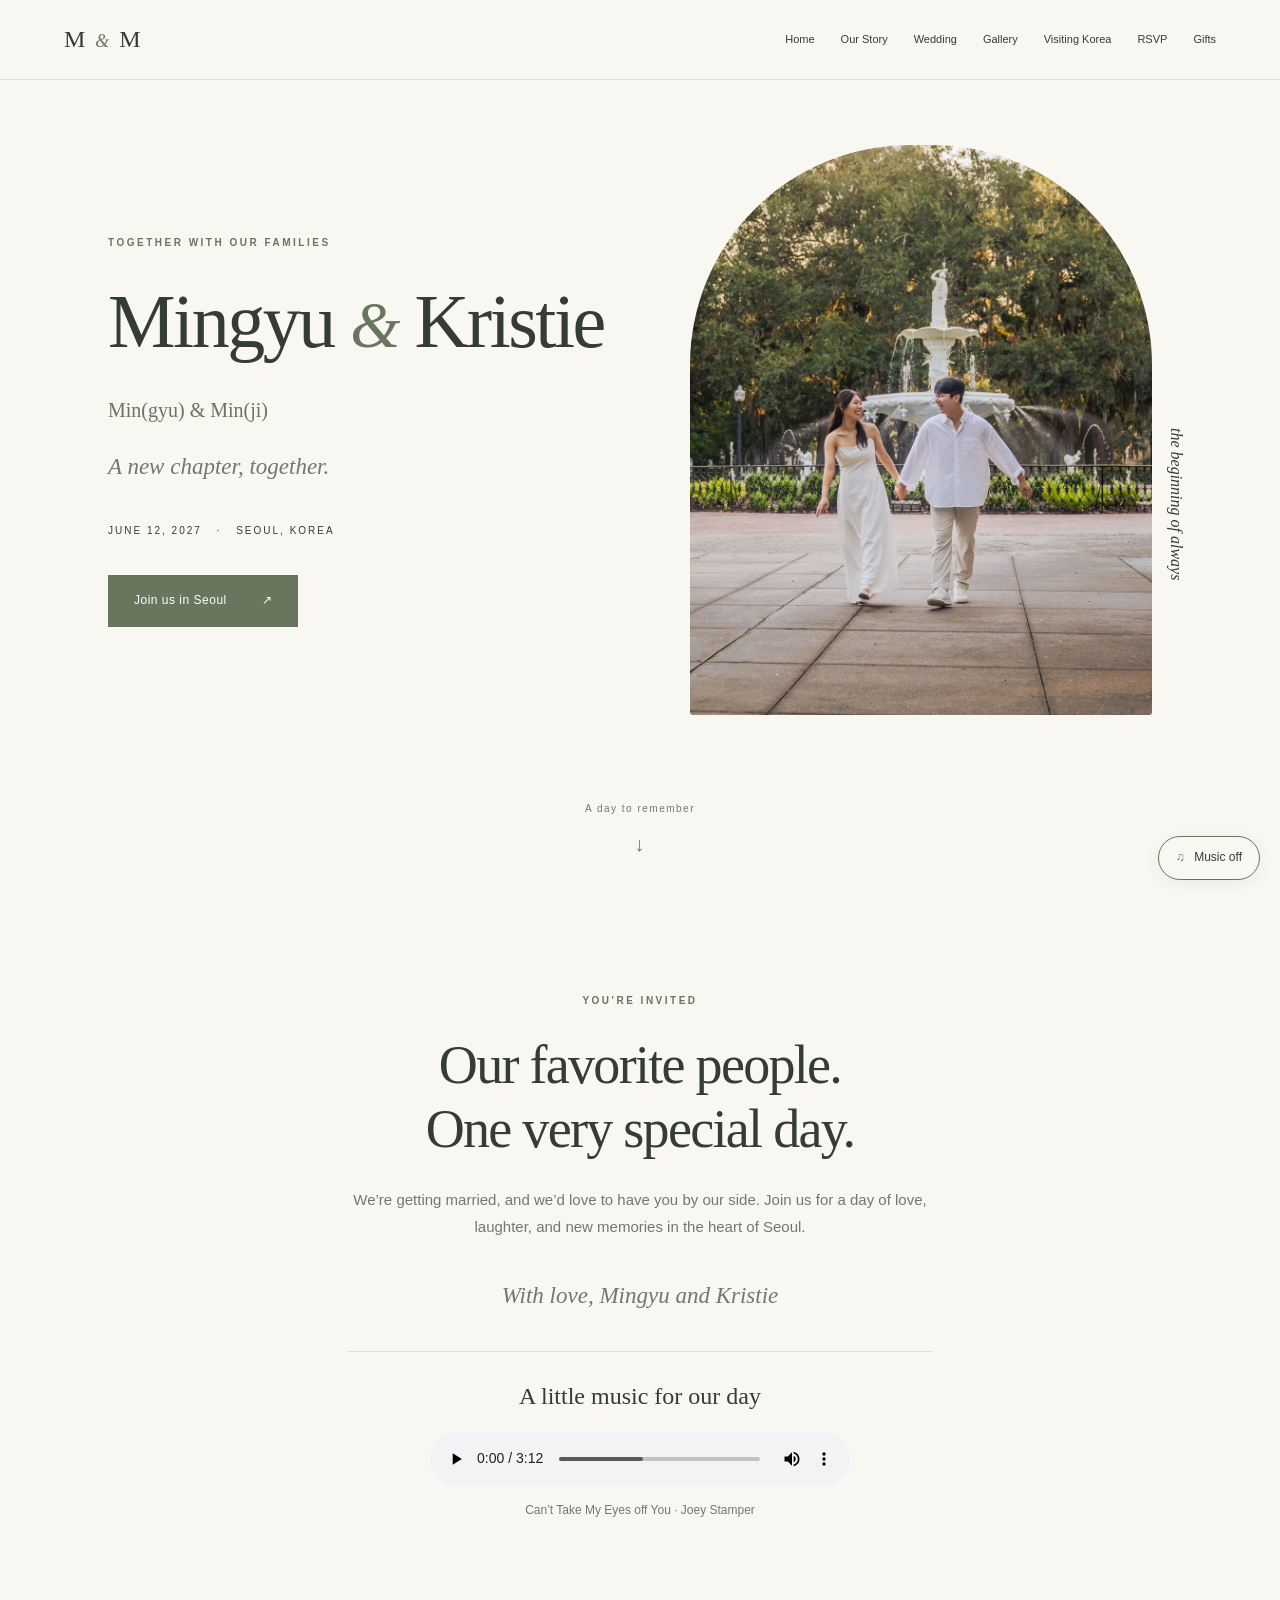
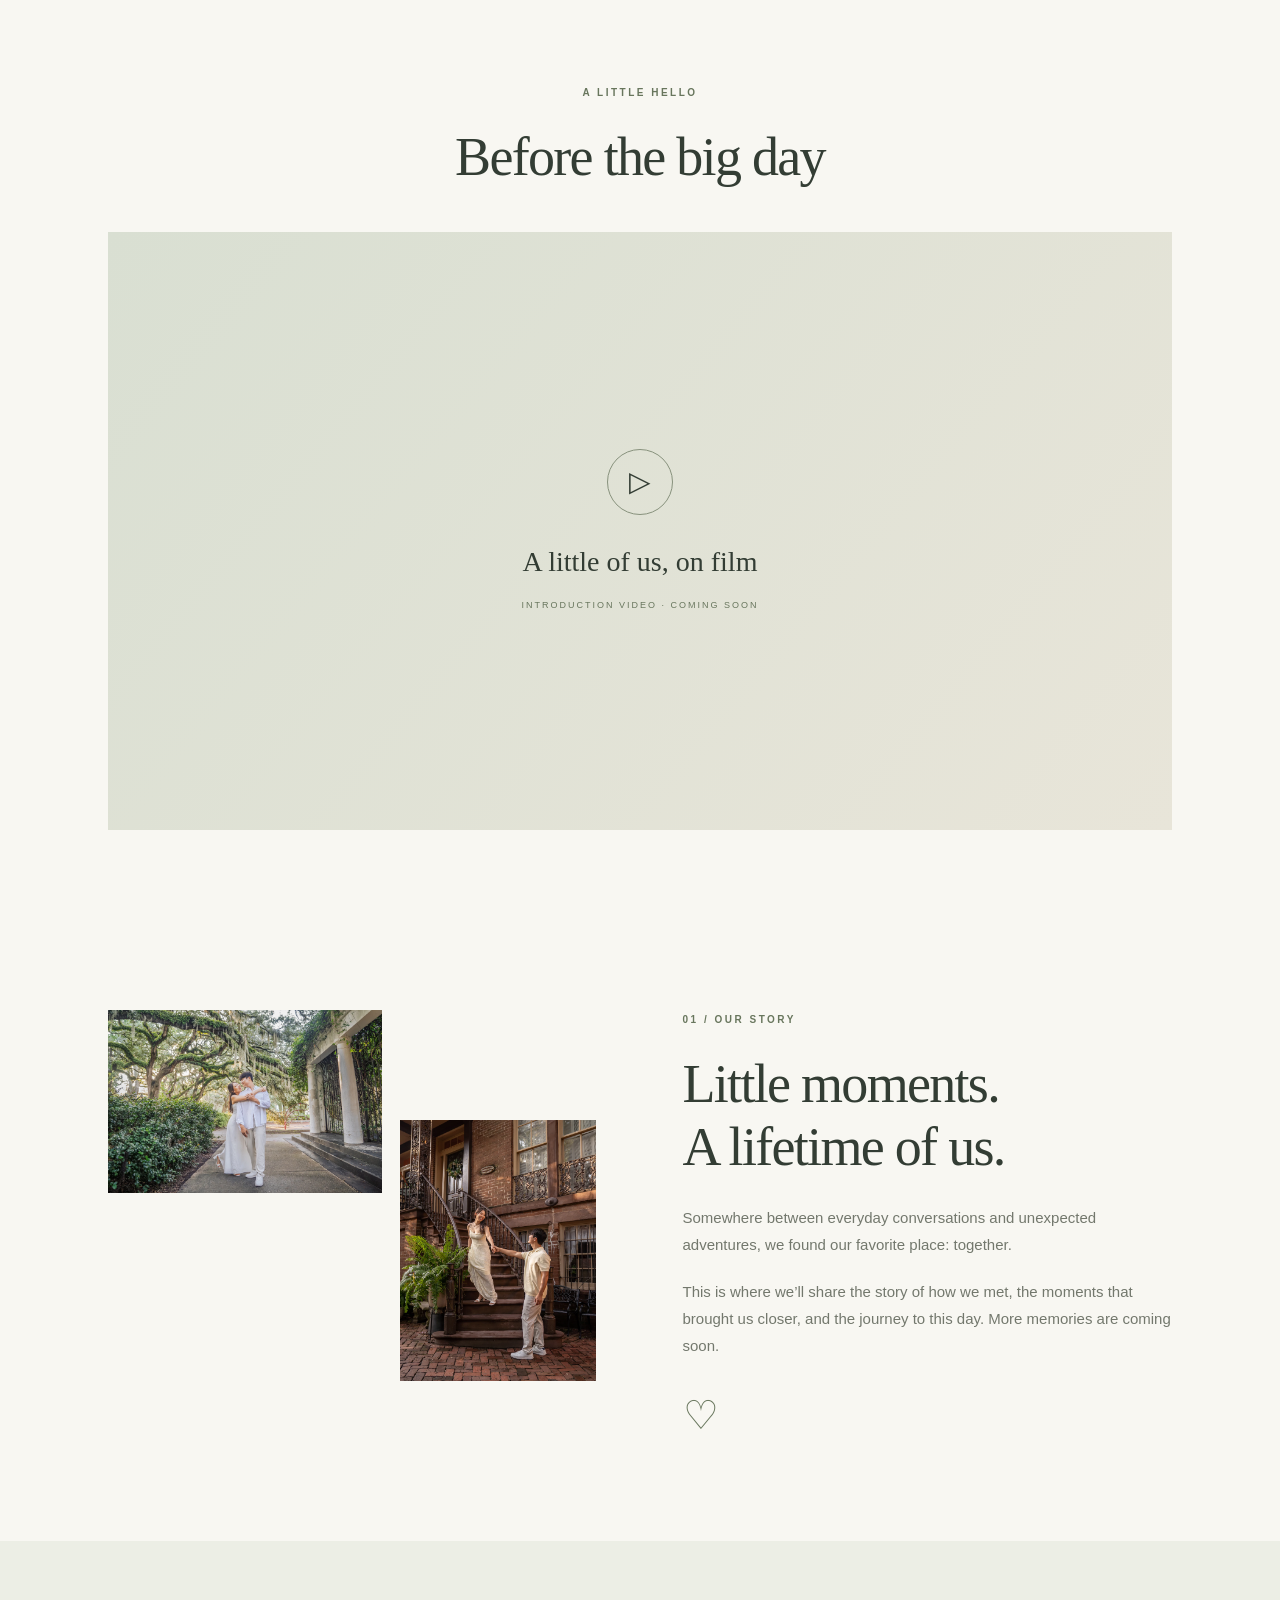
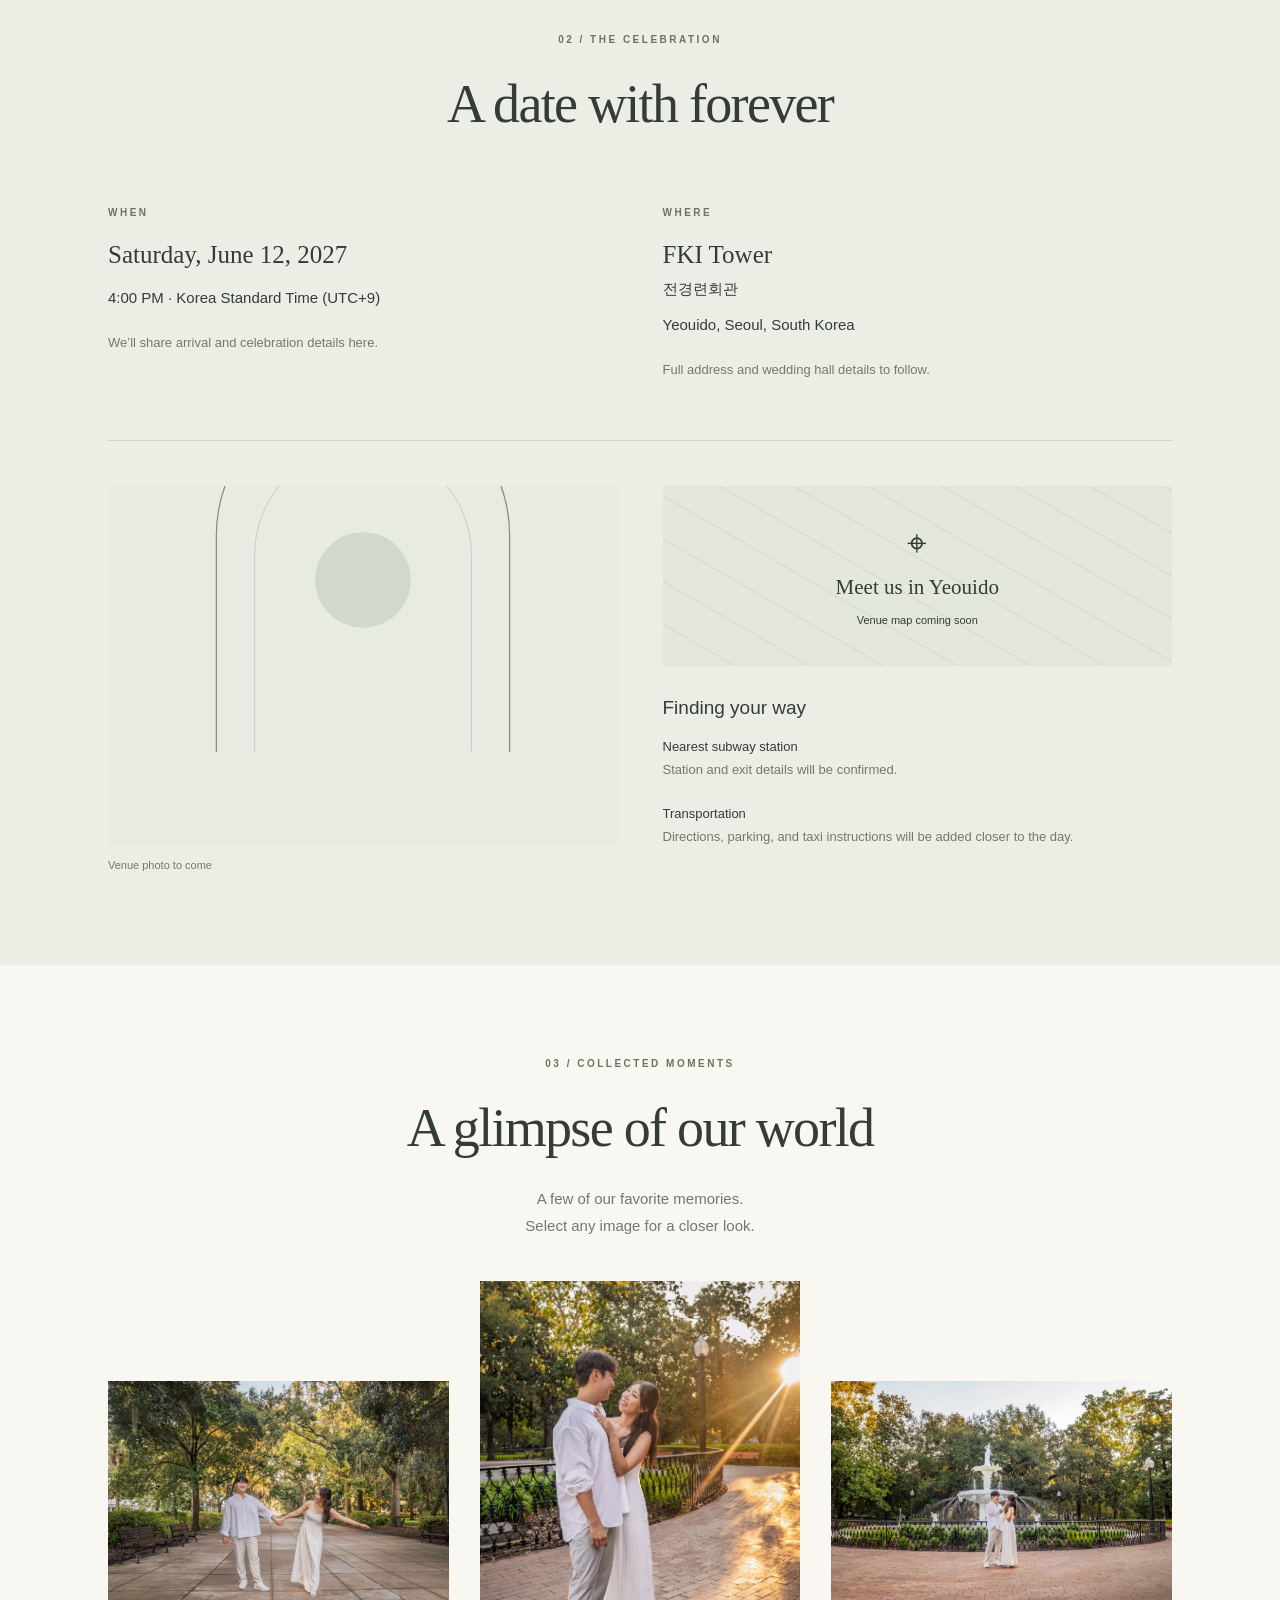
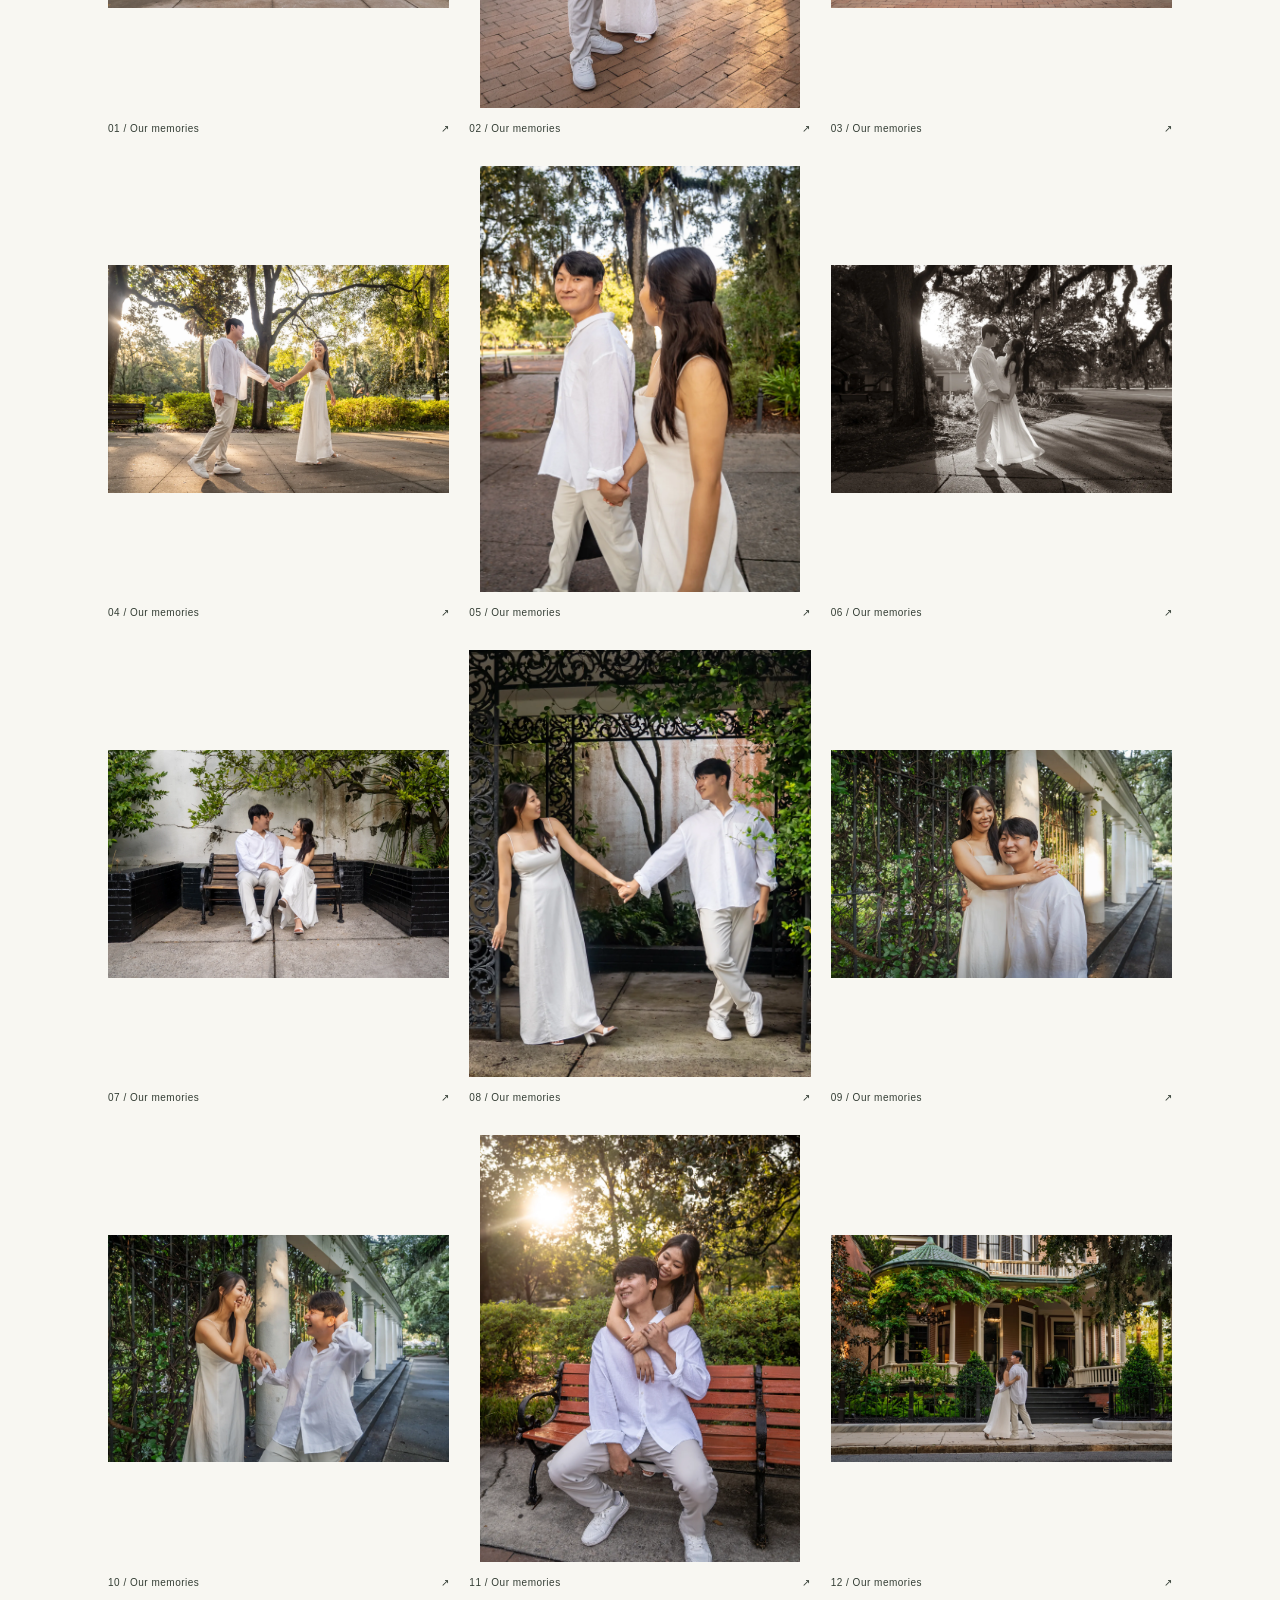
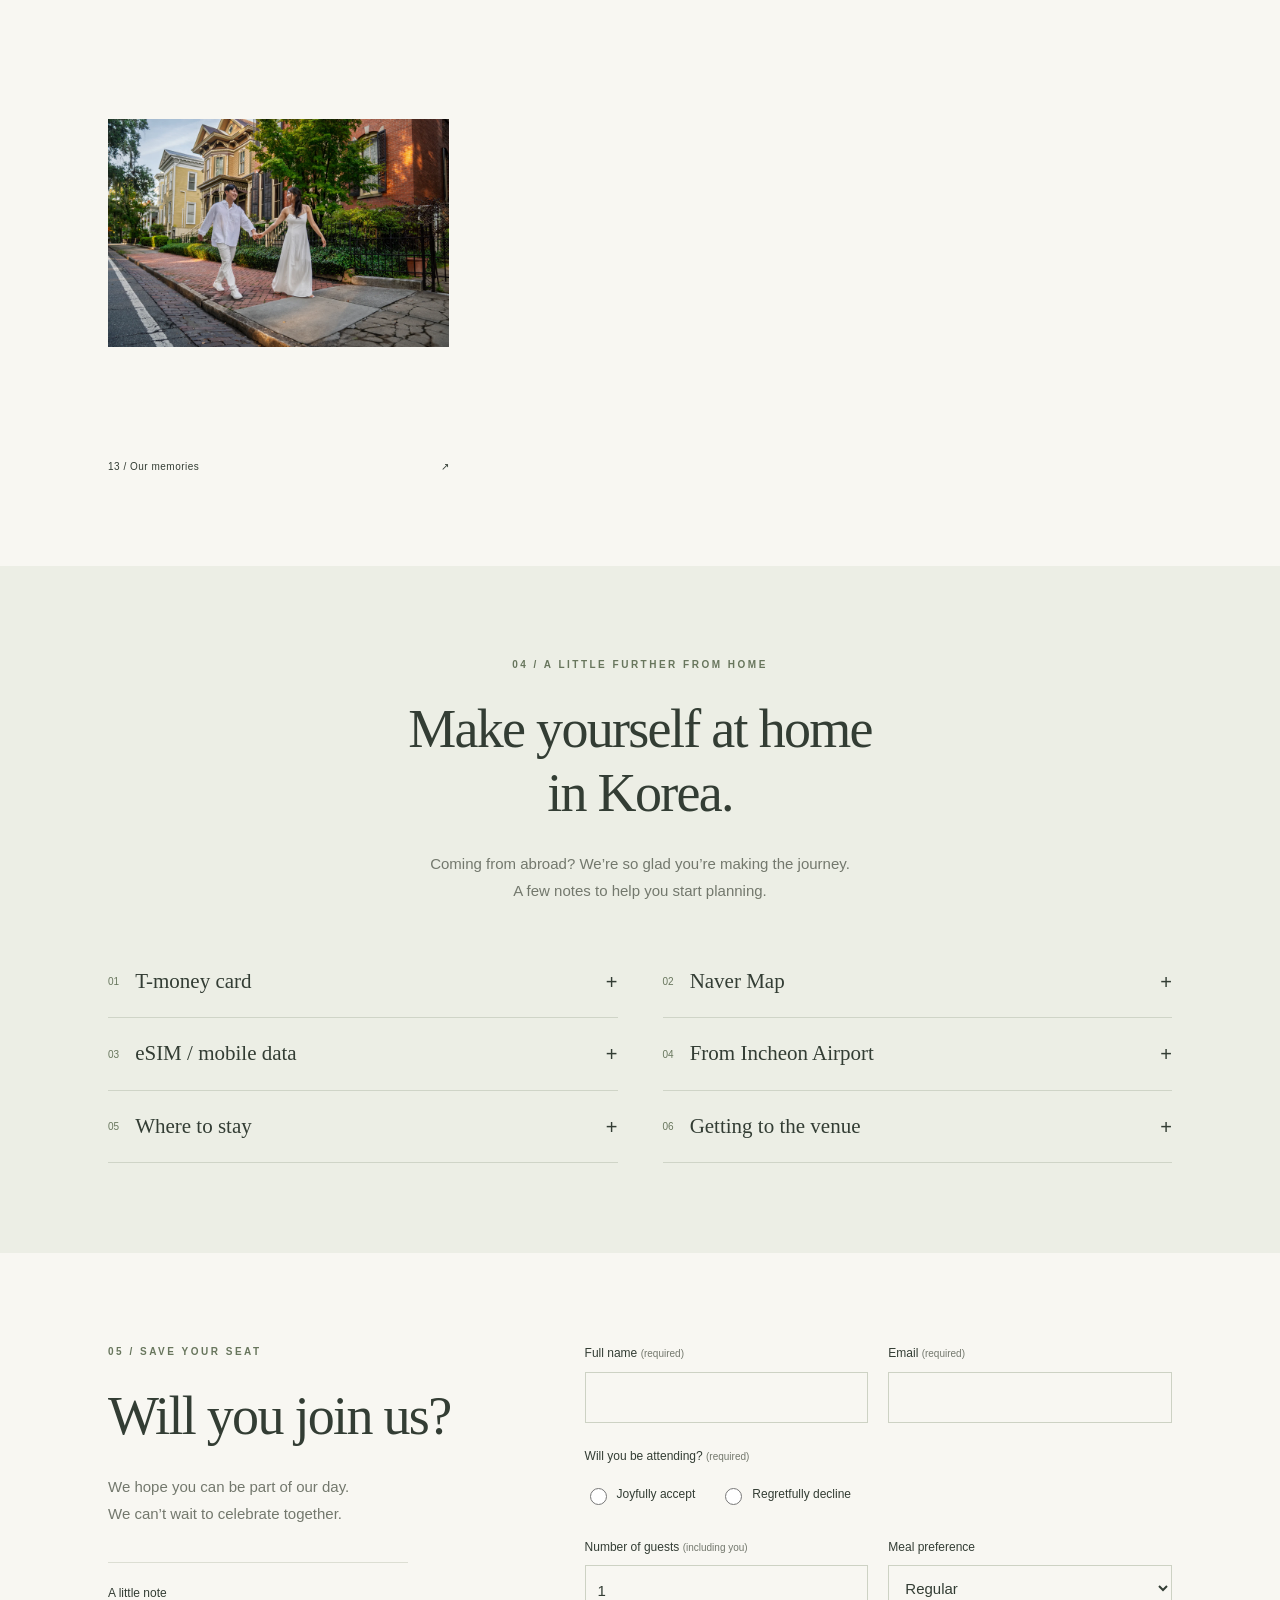
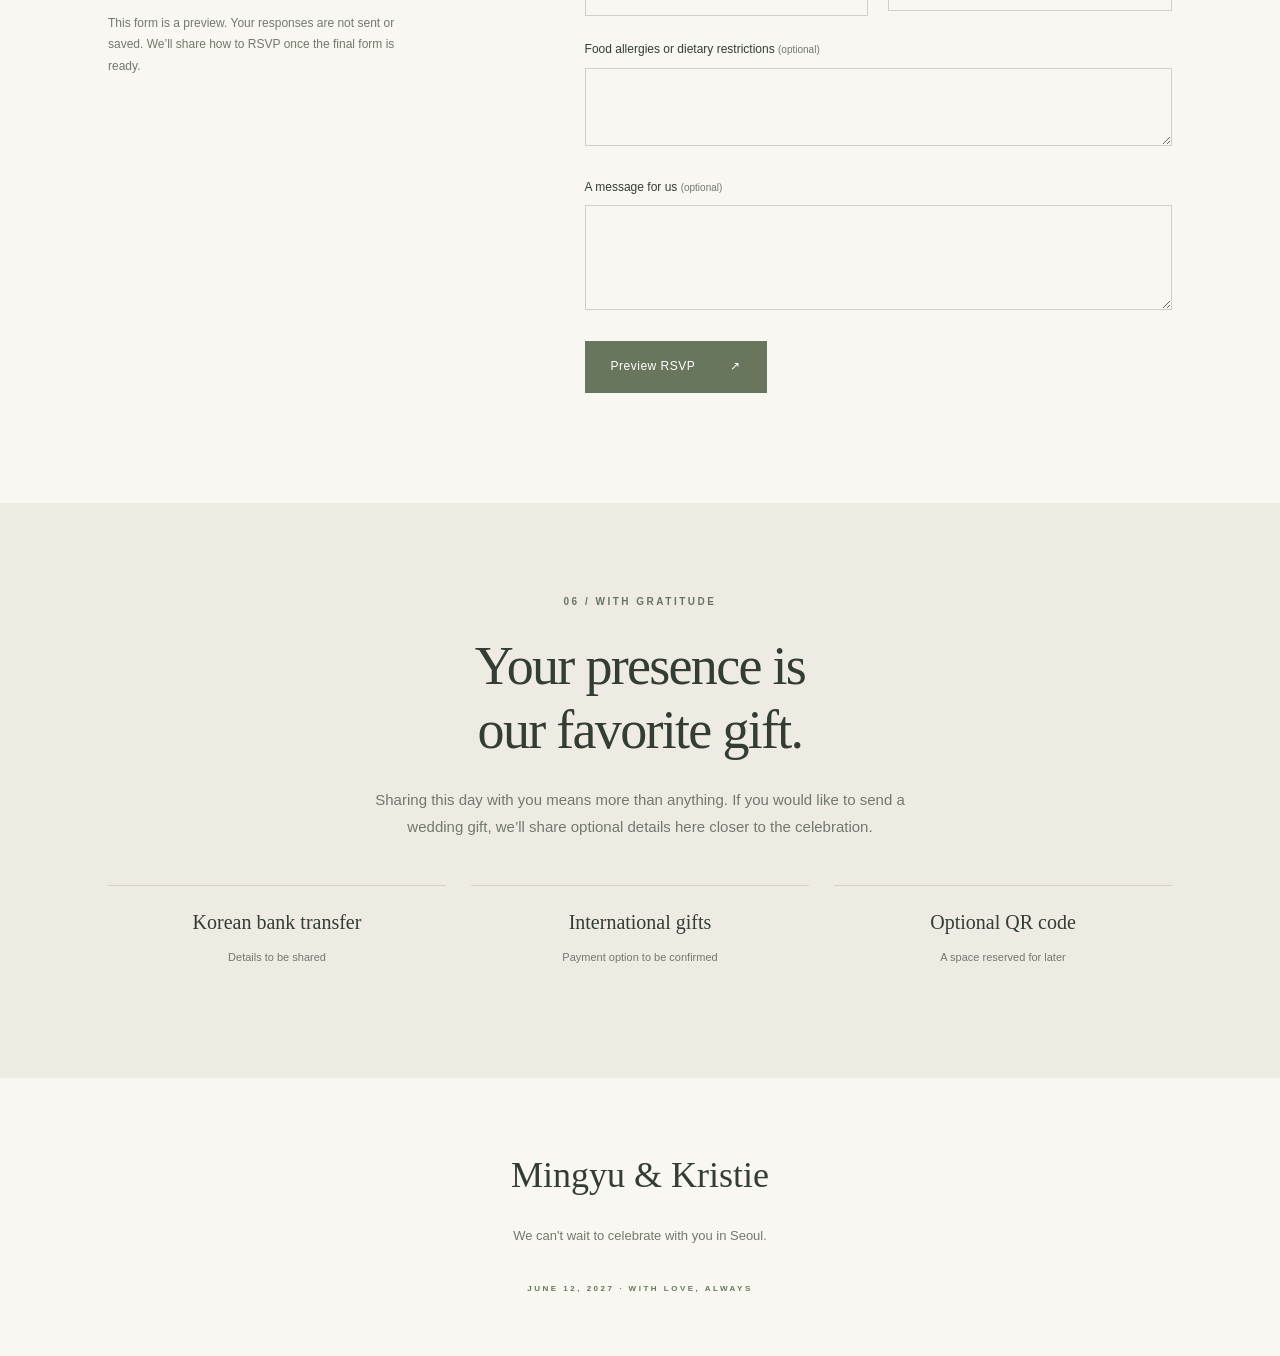
<file: index.html>
<!doctype html>
<html lang="en">
<head>
  <meta charset="utf-8">
  <meta name="viewport" content="width=device-width, initial-scale=1">
  <meta name="theme-color" content="#f8f7f2">
  <meta name="description" content="Join Mingyu & Kristie for their wedding on June 12, 2027, at FKI Tower in Seoul, South Korea.">
  <title>Mingyu & Kristie · June 12, 2027</title>
  <link rel="icon" href="flowers.svg" type="image/svg+xml">
  <link rel="stylesheet" href="style.css?v=auto-music-9">
  <script src="main.js?v=auto-music-9" defer></script>
</head>
<body>
<a class="skip-link" href="#main">Skip to content</a>
<header class="site-header">
  <a class="monogram" href="#home" aria-label="Mingyu and Kristie home">M <span>&</span> M</a>
  <button class="menu-toggle" type="button" aria-expanded="false" aria-controls="navigation">Menu <span aria-hidden="true">☰</span></button>
  <nav id="navigation" aria-label="Main navigation">
    <a href="#home">Home</a><a href="#story">Our Story</a><a href="#wedding">Wedding</a><a href="#gallery">Gallery</a><a href="#visiting">Visiting Korea</a><a href="#rsvp">RSVP</a><a href="#gifts">Gifts</a>
  </nav>
</header>
<div class="music-control" hidden><button id="music-toggle" type="button" aria-pressed="false" aria-label="Play wedding music"><span aria-hidden="true">♫</span> <span id="music-label">Music</span></button><span id="music-status" class="music-status" role="status"></span></div>
<main id="main">
<section id="home" class="hero section-wrap">
  <div class="hero-copy"><p class="eyebrow">Together with our families</p><h1>Mingyu <em>&</em> Kristie</h1><p class="hero-subtitle">Min(gyu) & Min(ji)</p><p class="hero-invitation">A new chapter, together.</p><div class="hero-date">JUNE 12, 2027 <span>·</span> SEOUL, KOREA</div><a class="button" href="#wedding">Join us in Seoul <span aria-hidden="true">↗</span></a></div>
  <figure class="hero-image"><img src="hero-landing.webp" alt="Mingyu and Kristie walking hand in hand in front of a garden fountain" width="1800" height="1200" fetchpriority="high" style="object-position:50% 50%"><span class="image-note" aria-hidden="true">the beginning of always</span></figure>
  <a class="scroll-note" href="#welcome">A day to remember <span aria-hidden="true">↓</span></a>
</section>
<section id="welcome" class="welcome section-wrap reveal"><p class="eyebrow">You're invited</p><h2>Our favorite people.<br>One very special day.</h2><p>We’re getting married, and we’d love to have you by our side. Join us for a day of love, laughter, and new memories in the heart of Seoul.</p><p class="personal-note">With love, Mingyu and Kristie</p>
<div class="soundtrack">
  <h3>A little music for our day</h3>
  <audio id="wedding-music" src="wedding-song.mp3" controls autoplay loop preload="auto" aria-label="Can’t Take My Eyes off You — wedding music"></audio>
  <p class="soundtrack-note">Can’t Take My Eyes off You · Joey Stamper</p>
</div>
</section>
<section id="video" class="section-wrap reveal"><div class="section-heading"><p class="eyebrow">A little hello</p><h2>Before the big day</h2></div><div class="video-placeholder" role="img" aria-label="Introduction video placeholder. Our video is coming soon."><span class="play-symbol" aria-hidden="true">▷</span><p>A little of us, on film</p><span>INTRODUCTION VIDEO · COMING SOON</span></div></section>
<section id="story" class="story section-wrap reveal"><div class="story-images"><img src="story-first.webp" alt="Mingyu and Kristie embracing beneath the trees" width="1800" height="1200" loading="lazy"><img src="story-second.webp" alt="Mingyu and Kristie holding hands beside a brick townhouse staircase" width="1350" height="1800" loading="lazy"></div><div class="story-copy"><p class="eyebrow">01 / Our story</p><h2>Little moments.<br>A lifetime of us.</h2><p>Somewhere between everyday conversations and unexpected adventures, we found our favorite place: together.</p><p>This is where we’ll share the story of how we met, the moments that brought us closer, and the journey to this day. More memories are coming soon.</p><span class="small-flourish" aria-hidden="true">♡</span></div></section>
<section id="wedding" class="wedding reveal"><div class="section-wrap"><div class="section-heading"><p class="eyebrow">02 / The celebration</p><h2>A date with forever</h2></div><div class="details-grid"><div><p class="eyebrow">When</p><h3>Saturday, June 12, 2027</h3><p>4:00 PM · Korea Standard Time (UTC+9)</p><p class="muted">We’ll share arrival and celebration details here.</p></div><div><p class="eyebrow">Where</p><h3>FKI Tower <span lang="ko">전경련회관</span></h3><p>Yeouido, Seoul, South Korea</p><p class="muted">Full address and wedding hall details to follow.</p></div></div><div class="venue-grid"><figure><img src="seoul.svg" alt="Seoul skyline illustration, placeholder for the venue photo" width="800" height="1000" loading="lazy"><figcaption>Venue photo to come</figcaption></figure><div class="venue-info"><div class="map-placeholder"><span aria-hidden="true">⌖</span><strong>Meet us in Yeouido</strong><p>Venue map coming soon</p></div><h4>Finding your way</h4><p><strong>Nearest subway station</strong><br>Station and exit details will be confirmed.</p><p><strong>Transportation</strong><br>Directions, parking, and taxi instructions will be added closer to the day.</p></div></div></div></section>
<section id="gallery" class="section-wrap reveal"><div class="section-heading"><p class="eyebrow">03 / Collected moments</p><h2>A glimpse of our world</h2><p>A few of our favorite memories.<br>Select any image for a closer look.</p></div><div class="gallery-grid">
<button class="gallery-item" type="button" data-full="gallery-a.webp" data-caption="Our memories · 01"><img src="gallery-a.webp" alt="Mingyu and Kristie holding hands beneath the trees" width="1800" height="1200" loading="lazy" style="object-fit:contain;object-position:center"><span>01 / Our memories <span aria-hidden="true">↗</span></span></button>
<button class="gallery-item" type="button" data-full="gallery-b.webp" data-caption="Our memories · 02"><img src="gallery-b.webp" alt="Mingyu and Kristie together in the evening sunlight" width="1350" height="1800" loading="lazy" style="object-fit:contain;object-position:center"><span>02 / Our memories <span aria-hidden="true">↗</span></span></button>
<button class="gallery-item" type="button" data-full="gallery-c.webp" data-caption="Our memories · 03"><img src="gallery-c.webp" alt="Mingyu and Kristie standing in front of a garden fountain" width="1800" height="1200" loading="lazy" style="object-fit:contain;object-position:center"><span>03 / Our memories <span aria-hidden="true">↗</span></span></button>
<button class="gallery-item" type="button" data-full="gallery-d.webp" data-caption="Our memories · 04"><img src="gallery-d.webp" alt="Mingyu and Kristie holding hands on a sunlit path" width="1800" height="1200" loading="lazy" style="object-fit:contain;object-position:center"><span>04 / Our memories <span aria-hidden="true">↗</span></span></button>
<button class="gallery-item" type="button" data-full="gallery-e.webp" data-caption="Our memories · 05"><img src="gallery-e.webp" alt="Mingyu and Kristie looking back while holding hands" width="1350" height="1800" loading="lazy" style="object-fit:contain;object-position:center"><span>05 / Our memories <span aria-hidden="true">↗</span></span></button>
<button class="gallery-item" type="button" data-full="gallery-f.webp" data-caption="Our memories · 06"><img src="gallery-f.webp" alt="A black-and-white portrait of Mingyu and Kristie beneath the trees" width="1800" height="1200" loading="lazy" style="object-fit:contain;object-position:center"><span>06 / Our memories <span aria-hidden="true">↗</span></span></button>
<button class="gallery-item" type="button" data-full="gallery-g.webp" data-caption="Our memories · 07"><img src="gallery-g.webp" alt="Mingyu and Kristie sitting together on a garden bench" width="1800" height="1200" loading="lazy" style="object-fit:contain;object-position:center"><span>07 / Our memories <span aria-hidden="true">↗</span></span></button>
<button class="gallery-item" type="button" data-full="gallery-h.webp" data-caption="Our memories · 08"><img src="gallery-h.webp" alt="Mingyu and Kristie holding hands in front of a garden gate" width="1440" height="1800" loading="lazy" style="object-fit:contain;object-position:center"><span>08 / Our memories <span aria-hidden="true">↗</span></span></button>
<button class="gallery-item" type="button" data-full="gallery-i.webp" data-caption="Our memories · 09"><img src="gallery-i.webp" alt="Kristie embracing Mingyu beside a garden trellis" width="1800" height="1200" loading="lazy" style="object-fit:contain;object-position:center"><span>09 / Our memories <span aria-hidden="true">↗</span></span></button>
<button class="gallery-item" type="button" data-full="gallery-j.webp" data-caption="Our memories · 10"><img src="gallery-j.webp" alt="Mingyu and Kristie sharing a playful moment beside a trellis" width="1800" height="1200" loading="lazy" style="object-fit:contain;object-position:center"><span>10 / Our memories <span aria-hidden="true">↗</span></span></button>
<button class="gallery-item" type="button" data-full="gallery-k.webp" data-caption="Our memories · 11"><img src="gallery-k.webp" alt="Kristie embracing Mingyu on a park bench" width="1350" height="1800" loading="lazy" style="object-fit:contain;object-position:center"><span>11 / Our memories <span aria-hidden="true">↗</span></span></button>
<button class="gallery-item" type="button" data-full="gallery-l.webp" data-caption="Our memories · 12"><img src="gallery-l.webp" alt="Mingyu and Kristie together on a leafy street" width="1800" height="1200" loading="lazy" style="object-fit:contain;object-position:center"><span>12 / Our memories <span aria-hidden="true">↗</span></span></button>
<button class="gallery-item" type="button" data-full="gallery-m.webp" data-caption="Our memories · 13"><img src="gallery-m.webp" alt="Mingyu and Kristie holding hands beside colorful houses" width="1800" height="1200" loading="lazy" style="object-fit:contain;object-position:center"><span>13 / Our memories <span aria-hidden="true">↗</span></span></button>
</div></section>
<section id="visiting" class="travel reveal"><div class="section-wrap"><div class="section-heading"><p class="eyebrow">04 / A little further from home</p><h2>Make yourself at home<br>in Korea.</h2><p>Coming from abroad? We’re so glad you’re making the journey.<br>A few notes to help you start planning.</p></div><div class="travel-grid">
<details><summary><span>01</span> T-money card</summary><p>A rechargeable transit card can make getting around easier. We’ll add purchase and top-up tips before your trip.</p></details>
<details><summary><span>02</span> Naver Map</summary><p>Consider downloading Naver Map for local directions. We’ll share a venue pin and useful saved destinations here.</p></details>
<details><summary><span>03</span> eSIM / mobile data</summary><p>Check your phone’s eSIM compatibility before traveling. Provider options and arrival connectivity tips will follow.</p></details>
<details><summary><span>04</span> From Incheon Airport</summary><p>Airport rail, buses, and taxis offer ways into Seoul. Recommended routes and current details will be added once plans are finalized.</p></details>
<details><summary><span>05</span> Where to stay</summary><p>Yeouido is a convenient starting point for the wedding. Our suggested neighborhoods and hotel options are coming soon; no room block is confirmed yet.</p></details>
<details><summary><span>06</span> Getting to the venue</summary><p>We’ll add the exact entrance, subway exit, and a Korean address to show your taxi driver. Please check back closer to the wedding.</p></details>
</div></div></section>
<section id="rsvp" class="rsvp section-wrap reveal"><div class="rsvp-intro"><p class="eyebrow">05 / Save your seat</p><h2>Will you join us?</h2><p>We hope you can be part of our day.<br>We can’t wait to celebrate together.</p><div class="notice"><strong>A little note</strong><p>This form is a preview. Your responses are not sent or saved. We’ll share how to RSVP once the final form is ready.</p></div></div>
<form id="rsvp-form"><div class="form-grid"><div class="field"><label for="full-name">Full name <span>(required)</span></label><input id="full-name" name="fullName" autocomplete="name" maxlength="120" required></div><div class="field"><label for="email">Email <span>(required)</span></label><input id="email" name="email" type="email" autocomplete="email" maxlength="254" required></div></div><fieldset><legend>Will you be attending? <span>(required)</span></legend><div class="radio-options"><label><input type="radio" name="attending" value="yes" required> Joyfully accept</label><label><input type="radio" name="attending" value="no"> Regretfully decline</label></div></fieldset><div id="attendance-fields" class="form-grid"><div class="field"><label for="guests">Number of guests <span>(including you)</span></label><input id="guests" name="guests" type="number" min="1" max="20" step="1" value="1" required></div><div class="field"><label for="meal">Meal preference</label><select id="meal" name="meal" required><option value="regular">Regular</option><option value="vegetarian">Vegetarian</option></select></div></div><div class="field"><label for="dietary">Food allergies or dietary restrictions <span>(optional)</span></label><textarea id="dietary" name="dietary" rows="2" maxlength="1000"></textarea></div><div class="field"><label for="message">A message for us <span>(optional)</span></label><textarea id="message" name="message" rows="3" maxlength="2000"></textarea></div><button class="button" type="submit">Preview RSVP <span aria-hidden="true">↗</span></button><p id="form-status" role="status" aria-live="polite"></p></form></section>
<section id="gifts" class="gifts reveal"><div class="section-wrap"><p class="eyebrow">06 / With gratitude</p><h2>Your presence is<br>our favorite gift.</h2><p>Sharing this day with you means more than anything. If you would like to send a wedding gift, we’ll share optional details here closer to the celebration.</p><div class="gift-options"><div><h3>Korean bank transfer</h3><p>Details to be shared</p></div><div><h3>International gifts</h3><p>Payment option to be confirmed</p></div><div><h3>Optional QR code</h3><p>A space reserved for later</p></div></div></div></section>
</main>
<footer><a class="footer-names" href="#home">Mingyu & Kristie</a><p>We can't wait to celebrate with you in Seoul.</p><p class="eyebrow">JUNE 12, 2027 · WITH LOVE, ALWAYS</p></footer>
<dialog id="lightbox" aria-labelledby="lightbox-caption"><div class="lightbox-toolbar"><span>Collected moments</span><button type="button" id="lightbox-close" aria-label="Close photo viewer">Close ✕</button></div><img id="lightbox-image" alt=""><div class="lightbox-bottom"><button id="lightbox-prev" type="button" aria-label="Previous photo">←</button><p id="lightbox-caption"></p><button id="lightbox-next" type="button" aria-label="Next photo">→</button></div></dialog>
</body>
</html>
</file>
<file: style.css>
:root{--paper:#f8f7f2;--ink:#333d34;--muted:#73786d;--sage:#68765d;--line:#dcded3;--tint:#eceee5;--serif:Georgia,'Times New Roman',serif}*{box-sizing:border-box}html{scroll-behavior:smooth;scroll-padding-top:95px}body{margin:0;background:var(--paper);color:var(--ink);font-family:Arial,Helvetica,sans-serif;font-size:15px;line-height:1.8}body.modal-open{overflow:hidden}button,input,select,textarea{font:inherit}a{color:inherit}button,a,input,textarea,select{-webkit-tap-highlight-color:transparent}button{cursor:pointer}button:focus-visible,a:focus-visible,summary:focus-visible{outline:2px solid var(--sage);outline-offset:5px}img{display:block;width:100%;height:auto}figure{margin:0}h1,h2,h3,h4,p{margin-top:0}h1,h2,h3{font-family:var(--serif);font-weight:400}h2{font-size:clamp(34px,4.4vw,54px);line-height:1.18;letter-spacing:-1.7px;margin-bottom:24px}h3{font-size:25px;line-height:1.4;margin-bottom:12px}h4{font-weight:500;font-size:19px}p{margin-bottom:20px}section[id]{scroll-margin-top:20px}.section-wrap{max-width:1120px;padding:90px 28px;margin:auto}.eyebrow{font-size:10px;letter-spacing:2.5px;text-transform:uppercase;font-weight:600;margin-bottom:24px;color:var(--sage)}.muted{color:var(--muted);font-size:13px}.site-header{position:sticky;top:0;z-index:10;background:rgba(248,247,242,.97);border-bottom:1px solid var(--line);min-height:78px;display:flex;align-items:center;justify-content:space-between;padding:18px 5%}.monogram{text-decoration:none;font-family:var(--serif);font-size:24px;letter-spacing:2px;white-space:nowrap}.monogram span{font-style:italic;font-size:18px;color:var(--sage)}nav{display:flex;gap:26px}nav a{text-decoration:none;font-size:11px}nav a:hover{color:var(--sage);text-decoration:underline;text-underline-offset:6px}.menu-toggle{display:none;background:none;border:0;color:var(--ink);padding:8px}.skip-link{position:fixed;top:-100px;z-index:30;background:var(--ink);color:white;padding:12px}.skip-link:focus{top:0}.hero{display:grid;grid-template-columns:1fr 1fr;gap:60px;align-items:center;padding-top:65px;padding-bottom:30px}.hero h1{font-size:clamp(65px,8vw,100px);letter-spacing:-5px;line-height:1.05;margin:30px 0}.hero h1 em{font-weight:400;color:var(--sage);font-size:.85em}.hero-invitation{font-family:var(--serif);font-size:23px;font-style:italic;color:var(--muted)}.hero-date{font-size:10px;letter-spacing:2px;margin:35px 0}.hero-date span{margin:0 10px}.button{display:inline-flex;gap:35px;justify-content:space-between;align-items:center;background:var(--sage);color:white;border:1px solid var(--sage);padding:14px 25px;text-decoration:none;font-size:12px;letter-spacing:.5px;min-height:48px}.button:hover{background:#536149}.hero-image{position:relative;padding:0 20px}.hero-image img{border-radius:220px 220px 3px 3px;max-height:570px;object-fit:cover}.hero-image figcaption{text-align:center;font-size:10px;color:var(--muted);margin-top:12px}.image-note{position:absolute;right:-18px;bottom:135px;writing-mode:vertical-rl;font-family:var(--serif);font-size:16px;font-style:italic}.scroll-note{grid-column:1/-1;text-align:center;font-size:10px;letter-spacing:1.5px;text-decoration:none;color:var(--muted);padding-top:25px}.scroll-note span{display:block;font-size:20px;padding-top:8px}.welcome{max-width:640px;text-align:center;padding-top:100px;padding-bottom:65px}.welcome>p:not(.eyebrow){color:var(--muted)}.personal-note{font-family:var(--serif);font-style:italic;font-size:23px;padding-top:15px}.section-heading{text-align:center;margin:0 auto 42px;max-width:650px}.section-heading>p:not(.eyebrow){color:var(--muted)}.video-placeholder{aspect-ratio:16/9;display:flex;align-items:center;justify-content:center;flex-direction:column;background:linear-gradient(130deg,#d9dfd2,#e8e5d9);padding:25px;text-align:center}.play-symbol{border:1px solid #88927d;border-radius:50%;width:66px;height:66px;display:grid;place-items:center;font-size:28px;margin-bottom:22px}.video-placeholder p{font-family:var(--serif);font-size:28px;margin-bottom:10px}.video-placeholder>span:last-child{font-size:9px;letter-spacing:2px;color:var(--sage)}.story{display:grid;grid-template-columns:1fr 1fr;gap:85px;align-items:center}.story-images{display:flex;align-items:flex-start;gap:18px;padding-bottom:70px}.story-images img{width:56%;object-fit:cover}.story-images img+img{width:40%;margin-top:110px}.story-copy p:not(.eyebrow){color:var(--muted)}.small-flourish{font-size:40px;color:var(--sage)}.wedding,.travel{background:var(--tint)}.details-grid{display:grid;grid-template-columns:1fr 1fr;gap:45px;padding:25px 0 38px;border-bottom:1px solid #d0d5c7}.details-grid .eyebrow{margin-bottom:15px}.details-grid h3 span{font-family:Arial,sans-serif;font-size:15px;display:block;margin-top:6px}.venue-grid{display:grid;grid-template-columns:1fr 1fr;gap:45px;margin-top:45px}.venue-grid figure img{height:360px;object-fit:cover;object-position:center 65%}.venue-grid figcaption{font-size:11px;color:var(--muted);padding-top:10px}.map-placeholder{background:repeating-linear-gradient(30deg,transparent,transparent 35px,#d9ded1 36px,#d9ded1 37px),#e3e7dc;min-height:180px;text-align:center;display:flex;flex-direction:column;align-items:center;justify-content:center;margin-bottom:25px}.map-placeholder>span{font-size:35px;line-height:1.5}.map-placeholder strong{font-family:var(--serif);font-size:21px;font-weight:400}.map-placeholder p{font-size:11px;margin:4px 0}.venue-info h4{margin-bottom:10px}.venue-info>p{font-size:13px;color:var(--muted)}.venue-info strong{font-weight:500;color:var(--ink)}.gallery-grid{display:grid;grid-template-columns:repeat(3,1fr);gap:28px 20px}.gallery-item{border:0;padding:0;background:none;color:var(--ink);text-align:left;min-width:0}.gallery-item img{aspect-ratio:4/5;object-fit:cover;transition:filter .3s}.gallery-item:hover img{filter:brightness(.95)}.gallery-item>span{display:flex;justify-content:space-between;font-size:10px;letter-spacing:.5px;margin-top:12px}.travel-grid{display:grid;grid-template-columns:1fr 1fr;gap:0 45px}details{border-bottom:1px solid #cfd4c7;padding:20px 0}summary{cursor:pointer;list-style:none;display:flex;align-items:center;gap:16px;font-family:var(--serif);font-size:21px;line-height:1.5}summary::-webkit-details-marker{display:none}summary span{font-family:Arial,sans-serif;font-size:10px;color:var(--sage)}summary:after{content:'+';margin-left:auto;font-family:Arial,sans-serif;font-size:20px;font-weight:300}details[open] summary:after{content:'−'}details p{font-size:13px;color:#606b59;padding:18px 20px 0 32px;margin:0}.rsvp{display:grid;grid-template-columns:.8fr 1.2fr;gap:85px}.rsvp-intro>p:not(.eyebrow){color:var(--muted)}.notice{border-top:1px solid var(--line);margin-top:35px;padding-top:20px;font-size:12px;max-width:300px}.notice strong{font-weight:500}.notice p{color:var(--muted);margin-top:8px}form{min-width:0}.form-grid{display:grid;grid-template-columns:1fr 1fr;gap:20px}.field{margin-bottom:23px}label,legend{font-size:12px}label span,legend span{font-size:10px;color:var(--muted)}.field>label{display:block;margin-bottom:7px}input:not([type=radio]),textarea,select{width:100%;border:1px solid #cdd2c4;background:transparent;padding:11px 12px;border-radius:0;min-height:46px;color:var(--ink)}input:focus,textarea:focus,select:focus{outline:2px solid var(--sage);outline-offset:2px}textarea{resize:vertical}fieldset{border:0;padding:0;margin:0 0 25px}legend{padding:0;margin-bottom:10px}.radio-options{display:flex;flex-wrap:wrap;gap:12px 25px}.radio-options label{display:flex;align-items:center;gap:7px;min-height:34px}input[type=radio]{accent-color:var(--sage);width:17px;height:17px}#form-status{font-size:13px;margin-top:18px;color:var(--sage)}.gifts{background:#eeebe3;text-align:center}.gifts .section-wrap>p:not(.eyebrow){max-width:550px;margin-left:auto;margin-right:auto;color:var(--muted)}.gift-options{display:grid;grid-template-columns:repeat(3,1fr);margin-top:45px;gap:25px}.gift-options>div{border-top:1px solid #d6d2c8;padding-top:22px}.gift-options h3{font-size:20px}.gift-options p{font-size:11px;color:var(--muted)}footer{text-align:center;padding:65px 25px 35px}footer p{font-size:13px;color:var(--muted)}.footer-names{font-family:var(--serif);font-size:36px;text-decoration:none;display:block;margin-bottom:16px}footer .eyebrow{font-size:8px;margin-top:35px}dialog{border:0;background:var(--paper);padding:20px;width:min(800px,96vw);max-height:94dvh;color:var(--ink)}dialog::backdrop{background:#20291fe6}dialog[open]{display:flex;flex-direction:column}#lightbox-image{width:100%;height:65dvh;object-fit:contain;min-height:0}.lightbox-toolbar,.lightbox-bottom{display:flex;align-items:center;justify-content:space-between;gap:15px;font-size:12px}.lightbox-toolbar{margin-bottom:15px}.lightbox-toolbar button,.lightbox-bottom button{background:none;border:1px solid var(--line);color:var(--ink);min-height:44px;min-width:44px;padding:6px 12px}.lightbox-bottom{margin-top:15px}.lightbox-bottom p{margin:0;text-align:center;font-size:12px}.reveal{animation:appear .7s ease both}@keyframes appear{from{opacity:.6;transform:translateY(8px)}to{opacity:1;transform:translateY(0)}}[hidden]{display:none!important}@media(min-width:1500px){.section-wrap{max-width:1200px}}@media(max-width:900px){nav{gap:15px}.hero{gap:25px}.story,.rsvp{gap:35px}.hero h1{font-size:72px}.hero-date{letter-spacing:1px}}@media(max-width:700px){html{scroll-padding-top:78px}.site-header{padding:12px 24px;min-height:67px;flex-wrap:wrap}.monogram{font-size:22px}.menu-toggle{display:block;font-size:12px}.menu-toggle span{margin-left:10px}nav{width:100%;display:grid;grid-template-columns:1fr 1fr;gap:0;padding:15px 0 5px}nav a{padding:10px 0;font-size:13px}.js nav:not(.is-open){display:none}.section-wrap{padding:65px 24px}.hero{grid-template-columns:1fr;gap:30px;padding-top:45px;padding-bottom:20px;text-align:center}.hero .eyebrow{font-size:9px;margin-bottom:20px}.hero h1{font-size:76px;margin:20px 0}.hero-invitation{font-size:21px;margin-bottom:22px}.hero-date{font-size:9px;margin:22px 0}.hero .button{margin-top:4px}.hero-image{max-width:440px;width:100%;margin:10px auto 0;padding:0 15px}.hero-image img{max-height:470px}.image-note{right:-8px;font-size:13px;bottom:100px}.scroll-note{padding-top:0}.welcome{padding-top:65px;padding-bottom:35px}.welcome h2{font-size:34px}.video-placeholder{aspect-ratio:4/3}.video-placeholder p{font-size:24px}.video-placeholder>span:last-child{font-size:8px}.play-symbol{width:52px;height:52px;font-size:24px;margin-bottom:16px}.story{grid-template-columns:1fr;gap:25px}.story-images{padding-bottom:20px;order:2;max-width:460px}.story-images img+img{margin-top:65px}.story-copy{order:1}.details-grid,.venue-grid{grid-template-columns:1fr;gap:25px}.details-grid{padding-top:0}.details-grid h3{font-size:24px}.details-grid .muted{margin-bottom:5px}.venue-grid{margin-top:30px}.venue-grid figure img{height:260px}.gallery-grid{grid-template-columns:repeat(2,1fr);gap:22px 12px}.gallery-item>span{font-size:9px;letter-spacing:0}.travel-grid{grid-template-columns:1fr}summary{font-size:21px}details{padding:19px 0}.rsvp{grid-template-columns:1fr;gap:20px}.notice{max-width:none;margin-top:25px}.form-grid{grid-template-columns:1fr;gap:0}.gift-options{grid-template-columns:1fr;gap:5px;margin-top:35px}.gift-options>div{padding-top:20px}.gift-options h3{margin-bottom:6px}.section-heading{margin-bottom:32px}dialog{padding:15px}.lightbox-toolbar{font-size:11px}}@media(prefers-reduced-motion:reduce){html{scroll-behavior:auto}.reveal{animation:none}*{transition:none!important}}

/* Photo framing: full compositions in story/lightbox; gentle display crops elsewhere. */
.hero-image img{aspect-ratio:4/5;object-fit:cover;object-position:48% 50%}
.story-images img{height:auto;object-fit:contain;object-position:center}
.gallery-item img{object-position:50% 50%}
.gallery-item:nth-child(4) img{object-position:52% 50%}
.gallery-item:nth-child(6) img{object-position:50% 60%}
/* Preserve the full frame of additional photos until individual crops are reviewed. */
.gallery-item:nth-child(n+8) img{object-fit:contain;object-position:center;background:var(--paper)}

/* Names retain the existing hero layout at phone and desktop widths. */
.hero h1{font-size:clamp(48px,6vw,76px);letter-spacing:-2.5px}
.hero-subtitle{font-family:var(--serif);font-size:20px;color:var(--sage);margin:0 0 18px}
@media(max-width:700px){.hero h1{font-size:clamp(44px,10vw,70px);letter-spacing:-2px}.hero-subtitle{font-size:19px}}

.soundtrack{margin:35px auto 0;padding-top:28px;border-top:1px solid var(--line);text-align:center}
.soundtrack h3{font-size:24px;margin-bottom:18px}
.soundtrack .soundtrack-note{font-size:12px;color:var(--muted);margin:14px 0 8px}
.soundtrack>a{display:inline-block;font-size:12px;min-height:44px;padding:8px;text-underline-offset:4px}

.soundtrack audio{display:block;width:100%;max-width:420px;margin:0 auto}
.music-control{position:fixed;right:20px;bottom:20px;z-index:11;max-width:calc(100vw - 40px)}
.music-control button{border:1px solid var(--sage);border-radius:24px;background:var(--paper);color:var(--ink);padding:10px 17px;min-height:44px;font-size:12px;box-shadow:0 3px 16px #333d3410}
.music-control button>span:first-child{margin-right:6px;color:var(--sage)}
.music-status{display:block;max-width:230px;font-size:11px;background:var(--paper)}
</file>
